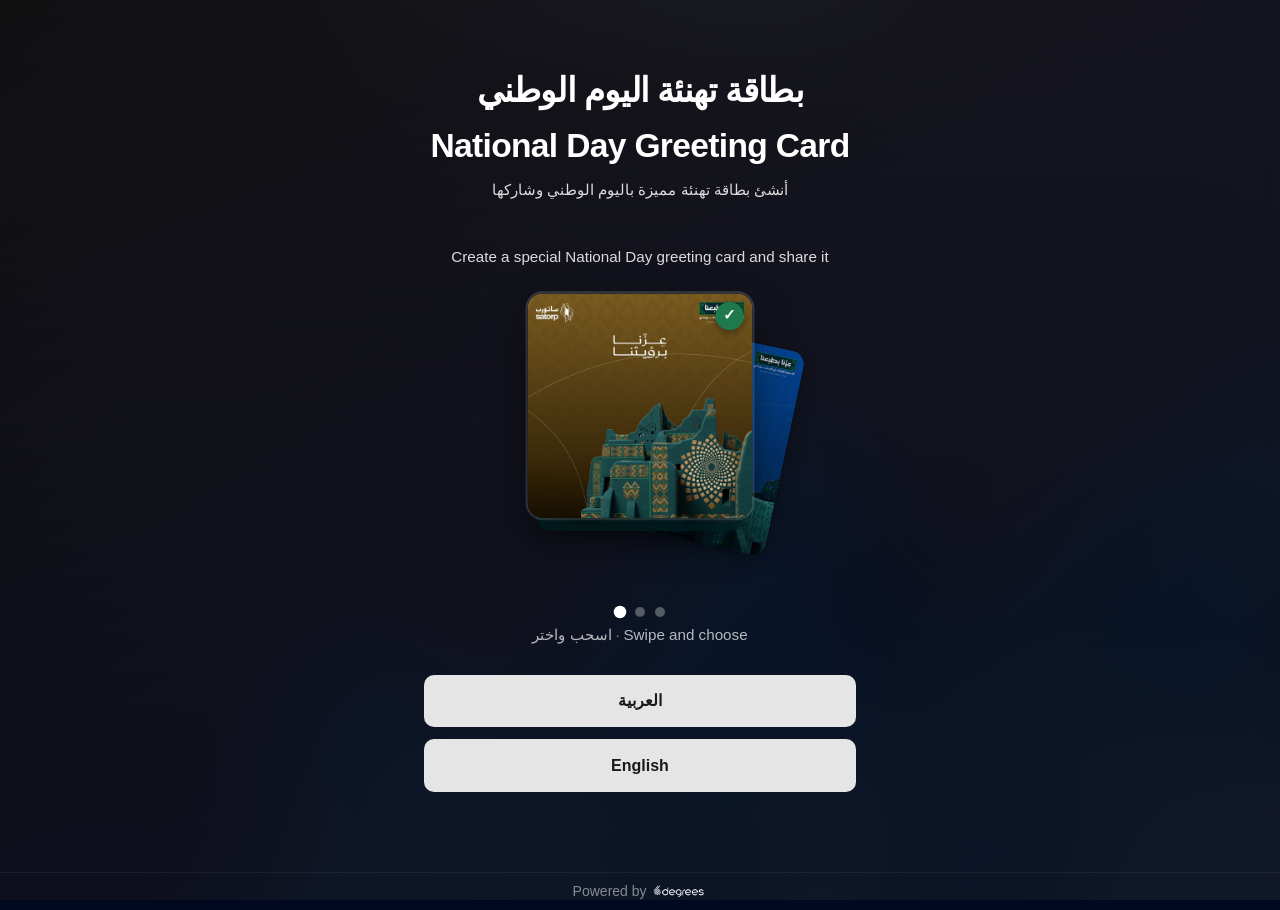
<file: index.html>
<!DOCTYPE html>
<html lang="en">
<head>
    <meta charset="utf-8" />
    <meta name="viewport" content="width=device-width, initial-scale=1" />
    <link rel="icon" href="assets/images/favicon.ico" type="image/x-icon" />
    <link href="https://cdn.jsdelivr.net/npm/bootstrap@5.1.3/dist/css/bootstrap.min.css" rel="stylesheet" integrity="sha384-1BmE4kWBq78iYhFldvKuhfTAU6auU8tT94WrHftjDbrCEXSU1oBoqyl2QvZ6jIW3" crossorigin="anonymous" />
    <link rel="stylesheet" href="assets/css/style.css" />

    <meta name="description" content="Create a special Saudi National Day greeting card and share it." />
    <meta property="og:type" content="website" />
    <meta property="og:title" content="National Day Greeting Card" />
    <meta property="og:description" content="Create a special Saudi National Day greeting card and share it." />
    <meta property="og:image" content="https://mo3aydah.github.io/SATORP-National-Day/assets/images/National-Day-1.jpg" />
    <meta property="og:url" content="https://mo3aydah.github.io/SATORP-National-Day/" />
    <meta name="twitter:card" content="summary_large_image" />

    <title>National Day Greeting Card | بطاقة تهنئة اليوم الوطني</title>
</head>
<body class="page-lang-select">
    <div class="lang-select-bg">
        <div class="lang-select-bg-mirror" id="langSelectBgMirror" aria-hidden="true"></div>
    </div>
    <div class="container page-lang-select-inner">
        <section class="lang-select-content" aria-label="Language selection">
            <h1 class="lang-select-title">
                <span class="lang-select-title-ar lang-ar" dir="rtl">بطاقة تهنئة اليوم الوطني</span>
                <span class="lang-select-title-en lang-en">National Day Greeting Card</span>
            </h1>
            <p class="lang-select-desc lang-select-desc-ar lang-ar" dir="rtl">أنشئ بطاقة تهنئة مميزة باليوم الوطني وشاركها</p>
            <p class="lang-select-desc lang-en">Create a special National Day greeting card and share it</p>
            <div class="card-deck" id="cardDeck" role="listbox" aria-label="Choose card design">
                <div class="card-deck-item selected" data-card="1" role="option" aria-selected="true" tabindex="0">
                    <img src="assets/images/National-Day-1.jpg?v=3" alt="National Day card design 1" />
                </div>
                <div class="card-deck-item" data-card="2" role="option" aria-selected="false" tabindex="0">
                    <img src="assets/images/National-Day-2.jpg?v=3" alt="National Day card design 2" />
                </div>
                <div class="card-deck-item" data-card="3" role="option" aria-selected="false" tabindex="0">
                    <img src="assets/images/National-Day-3.jpg?v=2" alt="National Day card design 3" />
                </div>
            </div>
            <div class="deck-dots" id="deckDots" aria-label="Card designs">
                <button type="button" aria-label="Design 1"></button>
                <button type="button" aria-label="Design 2"></button>
                <button type="button" aria-label="Design 3"></button>
            </div>
            <p class="deck-hint deck-hint-bilingual">
                <span class="lang-ar" dir="rtl">اسحب واختر</span>
                <span class="deck-hint-sep" aria-hidden="true"> · </span>
                <span class="lang-en">Swipe and choose</span>
            </p>
            <div class="lang-select-buttons">
                <a href="ar.html" id="langAr" class="btn lang-btn-primary" dir="rtl" aria-label="العربية">العربية</a>
                <a href="en.html" id="langEn" class="btn lang-btn-primary" aria-label="English">English</a>
            </div>
        </section>
    </div>

    <script src="assets/js/config.js"></script>
    <script src="assets/js/deck-select.js"></script>
    <footer class="text-center mt-5 py-2 fixed-bottom footer-lang-page">
        <p class="mb-0">Powered by
            <a href="https://6degrees.com.sa/en" target="_blank" rel="noopener" class="footer-link footer-logo-link">
                <img src="assets/images/6degrees-logo.png" alt="6 Degrees" class="footer-logo" />
            </a>
        </p>
    </footer>
</body>
</html>
</file>
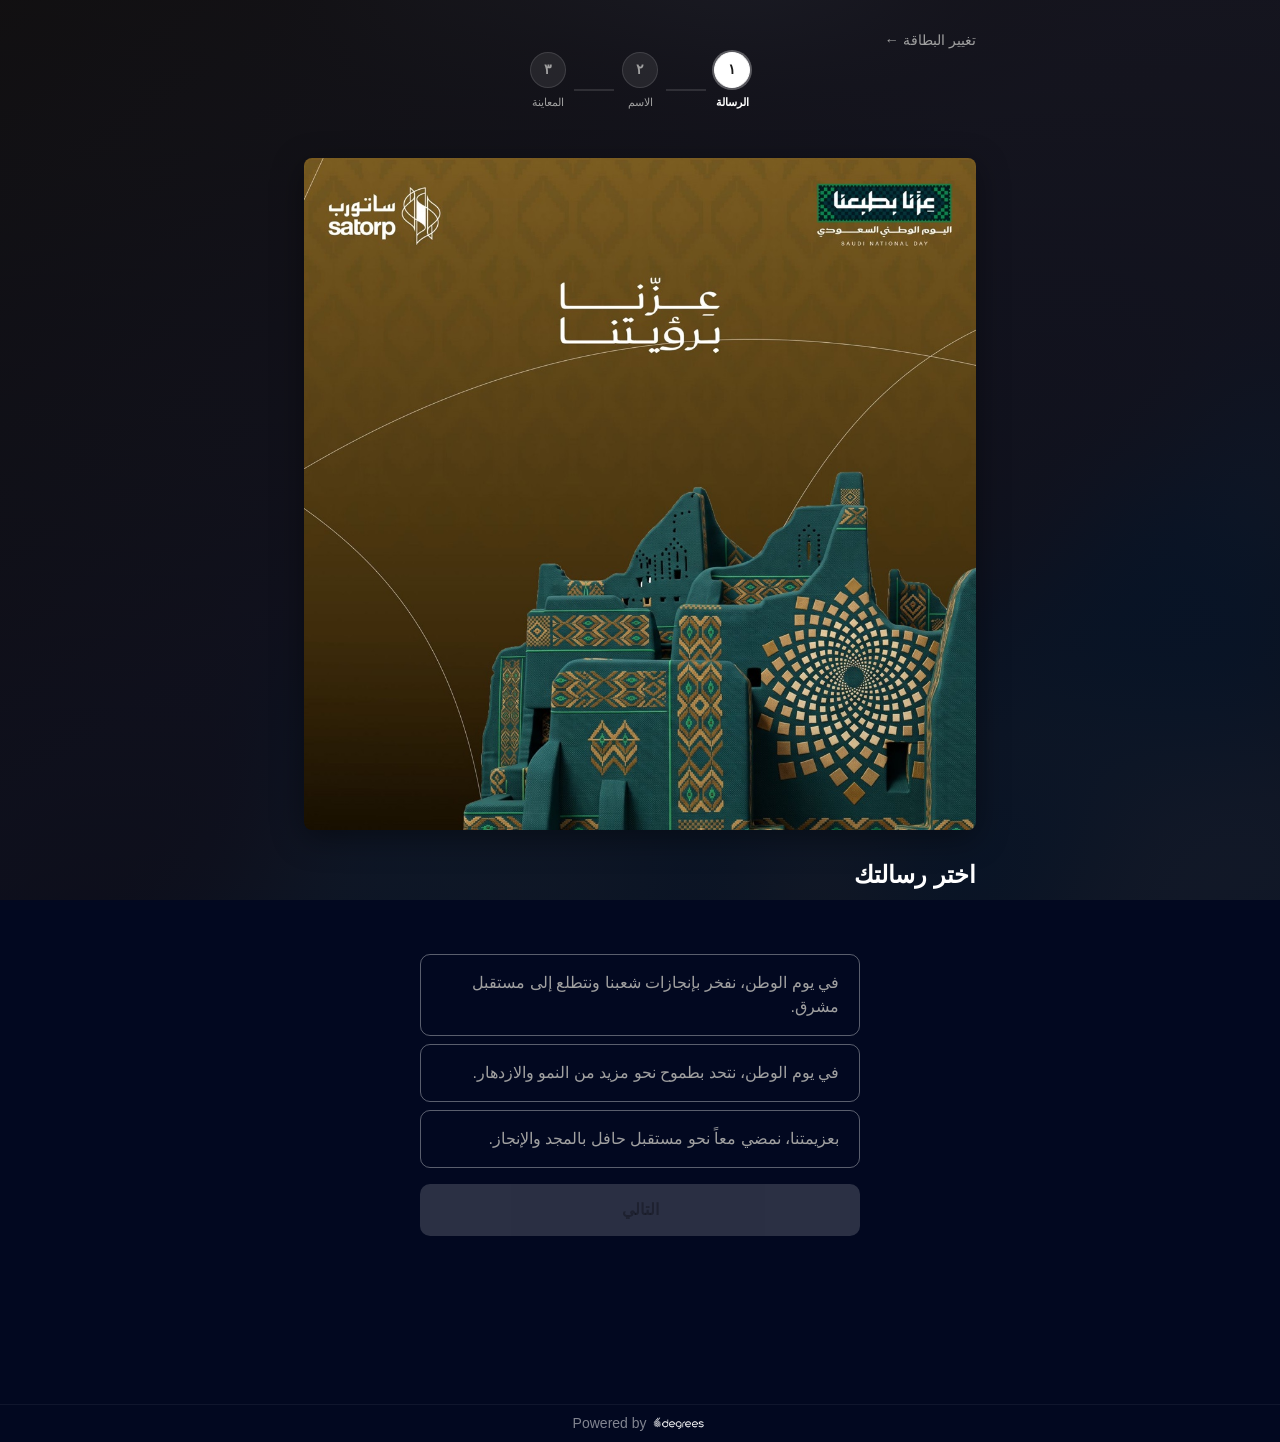
<file: ar.html>
<!DOCTYPE html>
<html lang="ar" dir="rtl">
<head>
    <meta charset="utf-8" />
    <meta name="viewport" content="width=device-width, initial-scale=1" />
    <link rel="icon" href="assets/images/favicon.ico" type="image/x-icon" />
    <link href="https://cdn.jsdelivr.net/npm/bootstrap@5.1.3/dist/css/bootstrap.min.css" rel="stylesheet" integrity="sha384-1BmE4kWBq78iYhFldvKuhfTAU6auU8tT94WrHftjDbrCEXSU1oBoqyl2QvZ6jIW3" crossorigin="anonymous" />
    <link rel="stylesheet" href="assets/css/style.css" />
    <link rel="preload" href="assets/fonts/Satorp-Medium.woff2" as="font" type="font/woff2" crossorigin="anonymous">
    <link rel="preload" href="assets/fonts/Satorp-Light.woff2" as="font" type="font/woff2" crossorigin="anonymous">

    <meta name="description" content="أنشئ بطاقة تهنئة مميزة باليوم الوطني السعودي وشاركها." />
    <meta property="og:type" content="website" />
    <meta property="og:title" content="بطاقة تهنئة اليوم الوطني" />
    <meta property="og:description" content="أنشئ بطاقة تهنئة مميزة باليوم الوطني السعودي وشاركها." />
    <meta property="og:image" content="https://mo3aydah.github.io/SATORP-National-Day/assets/images/National-Day-1.jpg" />
    <meta property="og:url" content="https://mo3aydah.github.io/SATORP-National-Day/ar.html" />
    <meta name="twitter:card" content="summary_large_image" />

    <title>بطاقة تهنئة اليوم الوطني</title>
</head>
<body>
    <div class="lang-select-bg" aria-hidden="true">
        <div class="lang-select-bg-mirror" id="langSelectBgMirror"></div>
    </div>
    <div class="container mt-3">
        <div class="link-lang-wrap"><a href="index.html?lang=ar" class="link-change-lang" aria-label="تغيير البطاقة أو اللغة">تغيير البطاقة &larr;</a></div>
        <!-- Step indicator -->
        <div class="step-indicator mb-2" dir="rtl" role="navigation" aria-label="خطوات إنشاء المعايدة">
            <div class="step-item" aria-label="الخطوة ١ من ٣: الرسالة">
                <span class="step-dot" data-step="1" aria-current="step">١</span>
                <span class="step-caption">الرسالة</span>
            </div>
            <span class="step-line" aria-hidden="true"></span>
            <div class="step-item" aria-label="الخطوة ٢ من ٣: الاسم">
                <span class="step-dot" data-step="2">٢</span>
                <span class="step-caption">الاسم</span>
            </div>
            <span class="step-line" aria-hidden="true"></span>
            <div class="step-item" aria-label="الخطوة ٣ من ٣: المعاينة">
                <span class="step-dot" data-step="3">٣</span>
                <span class="step-caption">المعاينة</span>
            </div>
        </div>
        <!-- Card preview (visible in all steps) -->
        <div class="card-preview-wrap mb-4" id="cardPreviewWrap">
            <div class="card-preview-loading" id="cardPreviewLoading" aria-live="polite">جاري تحميل المعايدة...</div>
            <div class="imageCover text-center">
                <canvas id="myCanvas" height="1080" width="1080" role="img" aria-label="بطاقة تهنئة اليوم الوطني"></canvas>
                <img id="finalCard" class="final-card-img" alt="بطاقة تهنئة اليوم الوطني" hidden />
            </div>
        </div>

        <!-- Step 1: Choose message -->
        <div id="step1" class="card-step step-visible" role="region" aria-label="الخطوة ١: اختر رسالتك">
            <h2 class="text-white mb-3">اختر رسالتك</h2>
            <div class="row justify-content-center">
                <div class="col-12 col-md-8 d-flex flex-column gap-2">
                    <div id="messageOptions" class="d-flex flex-column gap-2" dir="rtl"></div>
                    <button type="button" id="step1Next" class="btn btn-light btn-lg w-100 mt-2" disabled>التالي</button>
                </div>
            </div>
        </div>

        <!-- Step 2: Enter name -->
        <div id="step2" class="card-step" role="region" aria-label="الخطوة ٢: أدخل اسمك" hidden>
            <h2 class="text-white mb-3">أدخل اسمك</h2>
            <div class="row justify-content-center">
                <div class="col-12 col-md-8">
                    <input type="text" class="form-control form-control-lg" name="name" id="name" required maxlength="40" placeholder="أكتب اسمك هنا" dir="rtl" aria-describedby="nameError" />
                    <p class="name-helper mt-2 mb-0">سيظهر هذا الاسم على البطاقة.</p>
                    <p class="name-error mt-1 mb-0" id="nameError" role="alert" hidden>أدخل اسمك</p>
                </div>
                <div class="col-12 col-md-8 mt-4 d-flex flex-column gap-2">
                    <button type="button" id="step2Back" class="btn btn-outline-light w-100">السابق</button>
                    <button type="button" id="step2Next" class="btn btn-light btn-lg w-100" disabled>التالي</button>
                </div>
            </div>
        </div>

        <!-- Step 3: Preview and download -->
        <div id="step3" class="card-step" role="region" aria-label="الخطوة ٣: المعاينة والتحميل" hidden>
            <h2 class="text-white mb-3">تهنئتك باليوم الوطني جاهزة الآن</h2>
            <div class="row justify-content-center">
                <div class="col-12 col-md-8 d-flex flex-column gap-2">
                    <button type="button" id="downloadCard" class="btn btn-light btn-lg w-100">حمل المعايدة</button>
                    <button type="button" id="shareCard" class="btn btn-light btn-lg w-100" hidden>شارك البطاقة</button>
                    <button type="button" id="step3Back" class="btn btn-outline-light w-100">السابق</button>
                    <p id="downloadSuccess" class="download-success-badge mt-2 mb-0" role="status" aria-live="polite" hidden>تم تنزيل بطاقتك</p>
                    <p id="saveHint" class="name-helper text-center mb-0" hidden>يمكنك أيضًا الضغط مطولًا على البطاقة بالأعلى لحفظها أو مشاركتها.</p>
                    <a href="index.html?lang=ar" class="create-another">أنشئ بطاقة أخرى</a>
                </div>
            </div>
        </div>
    </div>

    <footer class="text-center mt-5 py-2 footer-lang-page" dir="ltr">
        <p class="mb-0">Powered by
            <a href="https://6degrees.com.sa/en" target="_blank" rel="noopener" class="footer-link footer-logo-link">
                <img src="assets/images/6degrees-logo.png" alt="6 Degrees" class="footer-logo" />
            </a>
        </p>
    </footer>

    <script src="assets/js/config.js"></script>
    <script src="assets/js/app.js"></script>
    <script>
      (function () {
        var mirror = document.getElementById("langSelectBgMirror");
        if (mirror) mirror.style.backgroundImage = "url(" + getCardImageUrl(getSelectedCardId()) + ")";
      })();
    </script>
</body>
</html>
</file>
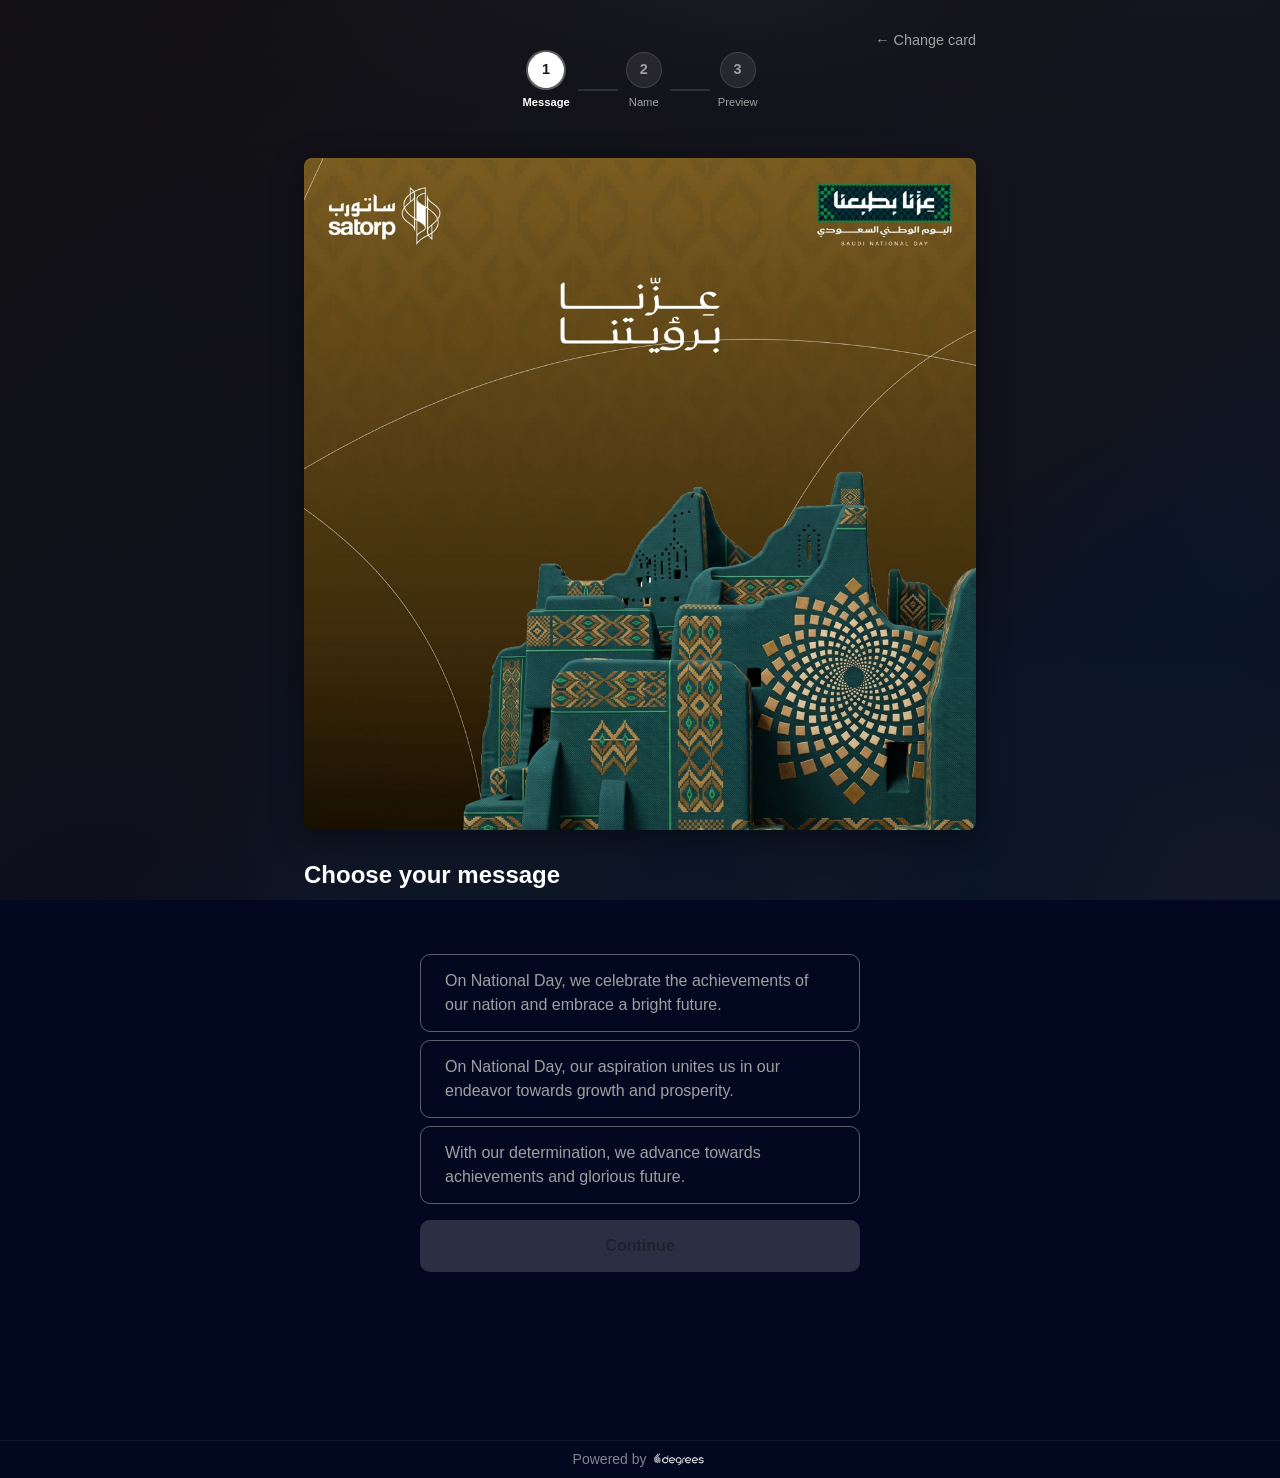
<file: en.html>
<!DOCTYPE html>
<html lang="en" dir="ltr">
<head>
    <meta charset="utf-8" />
    <meta name="viewport" content="width=device-width, initial-scale=1" />
    <link rel="icon" href="assets/images/favicon.ico" type="image/x-icon" />
    <link href="https://cdn.jsdelivr.net/npm/bootstrap@5.1.3/dist/css/bootstrap.min.css" rel="stylesheet" integrity="sha384-1BmE4kWBq78iYhFldvKuhfTAU6auU8tT94WrHftjDbrCEXSU1oBoqyl2QvZ6jIW3" crossorigin="anonymous" />
    <link rel="stylesheet" href="assets/css/style.css" />
    <link rel="preload" href="assets/fonts/Satorp-Medium.woff2" as="font" type="font/woff2" crossorigin="anonymous">
    <link rel="preload" href="assets/fonts/Satorp-Light.woff2" as="font" type="font/woff2" crossorigin="anonymous">

    <meta name="description" content="Create a special Saudi National Day greeting card and share it." />
    <meta property="og:type" content="website" />
    <meta property="og:title" content="National Day Greeting Card" />
    <meta property="og:description" content="Create a special Saudi National Day greeting card and share it." />
    <meta property="og:image" content="https://mo3aydah.github.io/SATORP-National-Day/assets/images/National-Day-1.jpg" />
    <meta property="og:url" content="https://mo3aydah.github.io/SATORP-National-Day/en.html" />
    <meta name="twitter:card" content="summary_large_image" />

    <title>National Day Greeting Card</title>
</head>
<body>
    <div class="lang-select-bg" aria-hidden="true">
        <div class="lang-select-bg-mirror" id="langSelectBgMirror"></div>
    </div>
    <div class="container mt-3">
        <div class="link-lang-wrap"><a href="index.html?lang=en" class="link-change-lang" aria-label="Change card or language">&larr; Change card</a></div>
        <!-- Step indicator -->
        <div class="step-indicator mb-2" dir="ltr" role="navigation" aria-label="Card creation steps">
            <div class="step-item" aria-label="Step 1 of 3: Message">
                <span class="step-dot" data-step="1" aria-current="step">1</span>
                <span class="step-caption">Message</span>
            </div>
            <span class="step-line" aria-hidden="true"></span>
            <div class="step-item" aria-label="Step 2 of 3: Name">
                <span class="step-dot" data-step="2">2</span>
                <span class="step-caption">Name</span>
            </div>
            <span class="step-line" aria-hidden="true"></span>
            <div class="step-item" aria-label="Step 3 of 3: Preview">
                <span class="step-dot" data-step="3">3</span>
                <span class="step-caption">Preview</span>
            </div>
        </div>
        <!-- Card preview (visible in all steps) -->
        <div class="card-preview-wrap mb-4" id="cardPreviewWrap">
            <div class="card-preview-loading" id="cardPreviewLoading" aria-live="polite">Loading your card...</div>
            <div class="imageCover text-center">
                <canvas id="myCanvas" height="1080" width="1080" role="img" aria-label="National Day greeting card"></canvas>
                <img id="finalCard" class="final-card-img" alt="National Day greeting card" hidden />
            </div>
        </div>

        <!-- Step 1: Choose message -->
        <div id="step1" class="card-step step-visible" role="region" aria-label="Step 1: Choose your message">
            <h2 class="text-white mb-3">Choose your message</h2>
            <div class="row justify-content-center">
                <div class="col-12 col-md-8 d-flex flex-column gap-2">
                    <div id="messageOptions" class="d-flex flex-column gap-2" dir="ltr"></div>
                    <button type="button" id="step1Next" class="btn btn-light btn-lg w-100 mt-2" disabled>Continue</button>
                </div>
            </div>
        </div>

        <!-- Step 2: Enter name -->
        <div id="step2" class="card-step" role="region" aria-label="Step 2: Enter your name" hidden>
            <h2 class="text-white mb-3">Enter your name</h2>
            <div class="row justify-content-center">
                <div class="col-12 col-md-8">
                    <input type="text" class="form-control form-control-lg" name="name" id="name" required maxlength="40" placeholder="Your name" dir="ltr" aria-describedby="nameError" />
                    <p class="name-helper mt-2 mb-0">This name will appear on the card.</p>
                    <p class="name-error mt-1 mb-0" id="nameError" role="alert" hidden>Please enter your name.</p>
                </div>
                <div class="col-12 col-md-8 mt-4 d-flex flex-column gap-2">
                    <button type="button" id="step2Back" class="btn btn-outline-light w-100">Back</button>
                    <button type="button" id="step2Next" class="btn btn-light btn-lg w-100" disabled>Continue</button>
                </div>
            </div>
        </div>

        <!-- Step 3: Preview and download -->
        <div id="step3" class="card-step" role="region" aria-label="Step 3: Preview and download" hidden>
            <h2 class="text-white mb-3">Your National Day greeting is ready now</h2>
            <div class="row justify-content-center">
                <div class="col-12 col-md-8 d-flex flex-column gap-2">
                    <button type="button" id="downloadCard" class="btn btn-light btn-lg w-100">Download Image</button>
                    <button type="button" id="shareCard" class="btn btn-light btn-lg w-100" hidden>Share Card</button>
                    <button type="button" id="step3Back" class="btn btn-outline-light w-100">Back</button>
                    <p id="downloadSuccess" class="download-success-badge mt-2 mb-0" role="status" aria-live="polite" hidden>Your card has been downloaded</p>
                    <p id="saveHint" class="name-helper text-center mb-0" hidden>You can also long-press the card above to save or share it.</p>
                    <a href="index.html?lang=en" class="create-another">Create another card</a>
                </div>
            </div>
        </div>
    </div>

    <footer class="text-center mt-5 py-2 footer-lang-page">
        <p class="mb-0">Powered by
            <a href="https://6degrees.com.sa/en" target="_blank" rel="noopener" class="footer-link footer-logo-link">
                <img src="assets/images/6degrees-logo.png" alt="6 Degrees" class="footer-logo" />
            </a>
        </p>
    </footer>

    <script src="assets/js/config.js"></script>
    <script src="assets/js/app.js"></script>
    <script>
      (function () {
        var mirror = document.getElementById("langSelectBgMirror");
        if (mirror) mirror.style.backgroundImage = "url(" + getCardImageUrl(getSelectedCardId()) + ")";
      })();
    </script>
</body>
</html>
</file>
<file: assets/css/style.css>
/* ===== Theme: dark navy blue reference + 6 Degrees form design ===== */
:root {
    /* Dark navy blue (reference: #020820) */
    --navy: #020820;
    --navy-dark: #010510;
    --navy-light: #060c20;
    --navy-muted: #0a1030;
    /* Global */
    --bg-primary: #020820;
    --bg-input: #1A2434;
    --bg-card: rgba(255, 255, 255, 0.03);
    --text-primary: #ffffff;
    --text-muted: #A0A0A0;
    --text-hint: #A0A0A0;
    --accent: #1E7A4C;
    --accent-light: rgba(30, 122, 76, 0.25);
    --border-subtle: rgba(255, 255, 255, 0.12);
    --btn-primary-bg: #ffffff;
    --btn-primary-text: #1a1a1a;
    --input-radius: 8px;
    --btn-radius: 10px;
    --section-gap: 24px;
}

@font-face {
    font-family: "Satorp";
    src: url("../fonts/Satorp-Light.woff2") format("woff2");
    font-weight: 300;
    font-style: normal;
}

@font-face {
    font-family: "Satorp";
    src: url("../fonts/Satorp-Medium.woff2") format("woff2");
    font-weight: 500;
    font-style: normal;
}

* {
    box-sizing: border-box;
}

html {
    min-height: 100%;
}

body {
    font-family: -apple-system, BlinkMacSystemFont, "Segoe UI", Roboto, "Helvetica Neue", Arial, sans-serif;
    background: var(--bg-primary);
    color: var(--text-primary);
    min-height: 100vh;
    margin: 0;
    -webkit-font-smoothing: antialiased;
}

/* ----- Layout (consistent 24px section spacing, relaxed padding) ----- */
.container {
    display: block;
    margin: 0 auto;
    max-width: 720px;
    padding: 2rem 1.5rem 6rem;
    opacity: 0;
    transform: translateY(10px);
    animation: entryFade 0.4s ease-out forwards;
}
@keyframes entryFade {
    to {
        opacity: 1;
        transform: translateY(0);
    }
}
/* 24px vertical spacing between main sections */
.container > p:first-of-type {
    margin-bottom: var(--section-gap);
}
.step-indicator {
    margin-bottom: var(--section-gap);
}
.card-preview-wrap {
    margin-top: var(--section-gap);
    margin-bottom: 0;
}
.card-step {
    margin-top: 0;
    margin-bottom: var(--section-gap);
}
.card-step:first-of-type {
    margin-top: 0;
}

/* ----- Typography (6D-style: clear hierarchy) ----- */
h1, .h1 {
    font-size: clamp(1.5rem, 4vw, 2rem);
    font-weight: 600;
    letter-spacing: -0.02em;
    color: var(--text-primary);
}

h2, .card-step h2 {
    font-size: clamp(1.25rem, 3vw, 1.5rem);
    font-weight: 600;
    color: var(--text-primary);
}

.text-muted, .subtitle,
body .text-white-50 {
    color: var(--text-muted);
    font-size: 0.95rem;
}

/* ----- Canvas / card preview ----- */
.link-lang-wrap {
    text-align: right;
}
.link-change-lang {
    color: var(--text-muted);
    font-size: 0.9rem;
    text-decoration: none;
}
.link-change-lang:hover {
    color: var(--text-primary);
}

.card-preview-wrap {
    margin-left: auto;
    margin-right: auto;
    position: relative;
    min-height: 280px;
    padding: var(--section-gap) 0 0 0;
}

.card-preview-loading {
    position: absolute;
    inset: 0;
    min-height: 280px;
    display: flex;
    align-items: center;
    justify-content: center;
    background: var(--bg-input);
    border-radius: 8px;
    color: var(--text-muted);
    font-size: 0.95rem;
}
.card-preview-loading[hidden] {
    display: none;
}

.imageCover {
    margin: 0 auto;
}

/* Card canvas: text is drawn in JS using Satorp via context.font */
#myCanvas {
    max-height: 80vh;
    max-height: min(800px, 80vh);
    border-radius: 8px;
    box-shadow: 0 8px 32px rgba(0, 0, 0, 0.4);
}

canvas {
    max-width: 100%;
    height: auto;
    object-fit: contain;
}

/* Step 3 shows the rendered card as an <img> (long-press to save in webviews) */
.final-card-img {
    max-width: 100%;
    height: auto;
    max-height: min(800px, 80vh);
    border-radius: 8px;
    box-shadow: 0 8px 32px rgba(0, 0, 0, 0.4);
}

/* Phones: keep the preview compact so the step controls share the screen */
@media (max-width: 767px) {
    #myCanvas,
    .final-card-img {
        max-height: min(48vh, 420px);
    }
    .card-preview-wrap {
        min-height: 200px;
    }
}

body:not(.page-lang-select) .container.mt-3 {
    margin-top: 0;
    padding-top: 0.75rem;
    position: relative;
    z-index: 1;
}

/* ----- Language selection page (dark navy blue reference) ----- */
body.page-lang-select {
    background: var(--navy);
    min-height: 100vh;
    display: flex;
    flex-direction: column;
}
.lang-select-bg {
    position: fixed;
    inset: 0;
    background: var(--navy);
    pointer-events: none;
    z-index: 0;
    overflow: hidden;
}
/* Blurred card mirror: image set by JS to match selected card (card 1 default) */
.lang-select-bg-mirror {
    position: absolute;
    inset: -20%;
    background-image: url("../images/National-Day-1.jpg");
    background-size: cover;
    background-position: center;
    background-repeat: no-repeat;
    filter: blur(50px);
    transform: scale(1.15);
    opacity: 0.9;
    pointer-events: none;
    transition: opacity 0.4s ease;
}
/* Dark overlay so text stays readable */
.lang-select-bg::after {
    content: "";
    position: absolute;
    inset: 0;
    background: linear-gradient(
        145deg,
        rgba(2, 5, 16, 0.82) 0%,
        rgba(2, 8, 32, 0.78) 45%,
        rgba(6, 12, 32, 0.85) 100%
    );
    pointer-events: none;
}
.page-lang-select-inner {
    position: relative;
    z-index: 1;
    flex: 1;
    display: flex;
    align-items: center;
    max-width: 480px;
    width: 100%;
    margin: 0 auto;
    padding: 3.5rem 1.5rem 2rem;
}
.lang-select-content {
    text-align: center;
    width: 100%;
    padding-top: 0.75rem;
}
/* Card deck: fanned stack (swipe and choose) */
.deck-hint {
    margin: 0.4rem 0 1.75rem !important;
    font-size: 0.95rem;
    color: rgba(255, 255, 255, 0.7);
    text-align: center;
}
.deck-hint-bilingual {
    display: flex;
    flex-wrap: wrap;
    align-items: center;
    justify-content: center;
    gap: 0.25em;
}
.deck-hint-sep {
    opacity: 0.7;
}
.card-deck {
    position: relative;
    width: 100%;
    max-width: 320px;
    margin-left: auto;
    margin-right: auto;
    margin-bottom: 0.25rem;
    min-height: 280px;
    cursor: grab;
    user-select: none;
}
.card-deck:active {
    cursor: grabbing;
}
.card-deck-item {
    position: absolute;
    top: 10px;
    left: 50%;
    width: 65%;
    max-width: 210px;
    border-radius: 14px;
    overflow: hidden;
    box-shadow: 0 6px 20px rgba(0, 0, 0, 0.3), 0 2px 6px rgba(0, 0, 0, 0.15);
    cursor: pointer;
    transform-origin: bottom center;
    transition: transform 0.4s ease, box-shadow 0.35s ease, opacity 0.3s ease;
}
.card-deck-item img {
    width: 100%;
    height: auto;
    display: block;
    vertical-align: middle;
    border-radius: 14px;
}
.card-deck-item[data-card="1"] {
    transform: translateX(-50%) rotate(-12deg) translateX(-22px);
}
.card-deck-item[data-card="2"] {
    transform: translateX(-50%);
}
.card-deck-item[data-card="3"] {
    transform: translateX(-50%) rotate(12deg) translateX(22px);
}
.card-deck-item.selected {
    z-index: 10 !important;
    transform: translateX(-50%) rotate(0) scale(1.08) translateY(-12px);
    box-shadow: 0 16px 40px rgba(0, 0, 0, 0.45), 0 0 0 2px rgba(255, 255, 255, 0.18);
    opacity: 1;
}
.card-deck-item:not(.selected) {
    opacity: 0.8;
}
.card-deck-item:not(.selected):hover {
    opacity: 1;
    box-shadow: 0 10px 28px rgba(0, 0, 0, 0.4);
}
.card-deck-item:focus {
    outline: none;
}
.card-deck-item:focus-visible {
    outline: 2px solid rgba(255, 255, 255, 0.8);
    outline-offset: 3px;
}
/* Checkmark badge so the selected design is unmistakable */
.card-deck-item.selected::after {
    content: "✓";
    position: absolute;
    top: 8px;
    inset-inline-end: 8px;
    width: 1.6rem;
    height: 1.6rem;
    display: flex;
    align-items: center;
    justify-content: center;
    background: var(--accent);
    color: #fff;
    border-radius: 50%;
    font-size: 0.85rem;
    font-weight: 700;
    box-shadow: 0 2px 8px rgba(0, 0, 0, 0.4);
}

.deck-dots {
    display: flex;
    justify-content: center;
    gap: 10px;
    margin: 0.9rem 0 0.2rem;
}
.deck-dots button {
    width: 10px;
    height: 10px;
    border-radius: 50%;
    border: none;
    padding: 0;
    background: rgba(255, 255, 255, 0.3);
    cursor: pointer;
    transition: background 0.2s ease, transform 0.2s ease;
}
.deck-dots button.active {
    background: #ffffff;
    transform: scale(1.25);
}
.deck-dots button:focus-visible {
    outline: 2px solid #fff;
    outline-offset: 2px;
}

.lang-select-title {
    display: flex;
    flex-direction: column;
    gap: 0.6rem;
    color: #ffffff;
    font-size: clamp(1.65rem, 4.5vw, 2.1rem);
    font-weight: 700;
    letter-spacing: -0.02em;
    line-height: 1.35;
    margin: 0 0 0.6rem;
}
.lang-select-title-en,
.lang-select-title-ar {
    display: block;
    color: inherit;
    font-size: inherit;
    font-weight: inherit;
}
.lang-select-desc {
    color: rgba(255, 255, 255, 0.85);
    font-size: 0.95rem;
    line-height: 1.55;
    margin: 0 0 2.75rem;
}
.lang-select-desc-ar {
    margin-bottom: 2.75rem;
}
.lang-select-buttons {
    display: flex;
    flex-direction: row;
    flex-wrap: wrap;
    justify-content: center;
    gap: 0.75rem;
}
.lang-btn-primary,
.lang-btn-secondary {
    display: block;
    width: 100%;
    min-height: 52px;
    padding: 0.9rem 1.5rem;
    font-size: 1rem;
    font-weight: 600;
    border-radius: 10px;
    text-align: center;
    text-decoration: none;
    transition: background 0.2s ease, border-color 0.2s ease, opacity 0.2s ease, transform 0.1s ease;
}
/* Both CTAs: same color (filled light gray) */
.lang-btn-primary,
.lang-btn-secondary {
    background: #e5e5e5;
    color: #1a1a1a;
    border: none;
}
.lang-btn-primary:hover,
.lang-btn-secondary:hover {
    background: #ebebeb;
    transform: translateY(-1px);
}
.lang-btn-primary:focus-visible,
.lang-btn-secondary:focus-visible {
    outline: 2px solid #1a1a1a;
    outline-offset: 2px;
}
.lang-btn-primary:active,
.lang-btn-secondary:active {
    transform: translateY(0);
}
.lang-btn-preferred {
    order: -1;
    background: #ffffff;
    box-shadow: 0 0 0 2px var(--accent);
}
.footer-lang-page {
    position: relative;
    z-index: 1;
    padding-top: 0.75rem;
    padding-bottom: 0.75rem;
    text-align: center;
}
.footer-lang-page a {
    font-weight: 500;
}
/* Same footer look on language-select and card pages */
footer.footer-lang-page {
    background: transparent;
    border-top: 1px solid rgba(255, 255, 255, 0.06);
    color: rgba(255, 255, 255, 0.5);
    opacity: 1;
}
footer.footer-lang-page a {
    color: rgba(255, 255, 255, 0.7);
}

/* ----- Footer (6D-style: minimal, link to 6degrees.com.sa) ----- */
/* Footer on card pages (ar/en): above blur background */
body:not(.page-lang-select) footer {
    position: relative;
    z-index: 1;
}

footer {
    color: var(--text-muted);
    font-size: 0.875rem;
    text-align: center;
    padding: 0.875rem 1rem;
    border-top: 1px solid rgba(255, 255, 255, 0.1);
    background: var(--bg-primary);
    opacity: 0.7;
}

footer a {
    color: #fff !important;
    font-weight: 600;
    text-decoration: none;
    transition: opacity 0.2s;
}

footer a:hover {
    opacity: 1;
    text-decoration: underline;
}
footer a.footer-logo-link {
    text-decoration: none;
    display: inline-flex;
    align-items: center;
    vertical-align: middle;
}
footer a.footer-logo-link:hover {
    text-decoration: none;
    opacity: 0.9;
}
.footer-logo {
    height: 1.25em;
    width: auto;
    vertical-align: middle;
    display: inline-block;
}
footer p.mb-0 {
    display: flex;
    align-items: center;
    justify-content: center;
    flex-wrap: wrap;
    gap: 0.35em;
}

/* ----- Three-step flow (generous vertical spacing + step transition) ----- */
.card-step {
    min-height: 200px;
    opacity: 0;
    transition: opacity 220ms ease;
}
.card-step.step-visible {
    opacity: 1;
}

.card-step h2 {
    margin-bottom: 1.25rem;
}
#step1 h2 {
    margin-bottom: 0;
}
#step1 > .row {
    margin-top: 0;
}

.card-step .d-flex.gap-2,
.card-step .mt-4 {
    margin-top: 1.5rem !important;
}

.step-indicator {
    display: flex;
    align-items: flex-start;
    justify-content: center;
    gap: 0.5rem;
}

.step-item {
    display: flex;
    flex-direction: column;
    align-items: center;
}

.step-caption {
    font-size: 0.7rem;
    color: var(--text-muted);
    margin-top: 0.35rem;
    font-weight: 500;
}
.step-item:has(.step-dot.active) .step-caption {
    color: var(--text-primary);
    font-weight: 600;
}

.step-dot {
    width: 2.25rem;
    height: 2.25rem;
    border-radius: 50%;
    background: rgba(255, 255, 255, 0.08);
    color: var(--text-muted);
    display: inline-flex;
    align-items: center;
    justify-content: center;
    font-weight: 600;
    font-size: 0.9rem;
    border: 1px solid var(--border-subtle);
    transition: background 0.2s, border-color 0.2s, color 0.2s;
}

/* Current step: white highlight */
.step-dot.active {
    background: #ffffff;
    border-color: #ffffff;
    color: #1a1a1a;
    box-shadow: 0 0 0 2px rgba(255, 255, 255, 0.3);
}

/* Completed steps: muted, and tappable to jump back */
.step-dot.completed {
    background: var(--accent-light);
    border-color: var(--accent);
    color: #fff;
    cursor: pointer;
}

.step-line {
    width: 2.5rem;
    height: 2px;
    background: var(--border-subtle);
    align-self: center;
    margin-top: calc(1.125rem - 1px);
    flex-shrink: 0;
}

/* Message selection: selectable cards (wizard-style) */
.message-option {
    position: relative;
    background: var(--bg-input);
    border: 1px solid rgba(255, 255, 255, 0.12);
    color: var(--text-primary);
    padding: 1rem 3rem 1rem 1.25rem;
    border-radius: var(--input-radius);
    font-weight: 500;
    font-size: 1rem;
    text-align: inherit;
    white-space: normal;
    word-wrap: break-word;
    overflow-wrap: break-word;
    transition: border-color 0.15s ease, background 0.15s ease, box-shadow 0.15s ease, color 0.15s ease;
    box-shadow: none;
}

.message-option:hover {
    background: #243044;
    border-color: rgba(255, 255, 255, 0.2);
    box-shadow: 0 0 0 1px rgba(255, 255, 255, 0.08), 0 4px 12px rgba(0, 0, 0, 0.2);
    color: var(--text-primary);
}

.message-option.active {
    background: var(--accent-light);
    border-color: var(--accent);
    color: #fff;
    box-shadow: 0 0 0 2px var(--accent), 0 4px 12px var(--accent-light);
}

/* Checkmark when selected */
.message-option.active::after {
    content: "✓";
    position: absolute;
    top: 50%;
    right: 1rem;
    transform: translateY(-50%);
    font-size: 0.8rem;
    font-weight: 700;
    color: var(--accent);
    background: #fff;
    width: 1.35rem;
    height: 1.35rem;
    border-radius: 50%;
    line-height: 1.35rem;
    text-align: center;
}
[dir="rtl"] .message-option {
    padding: 1rem 1.25rem 1rem 3rem;
}
[dir="rtl"] .message-option.active::after {
    right: auto;
    left: 1rem;
}

/* ----- Buttons: primary = brand blue filled, secondary = outline only ----- */
body .btn-light {
    background: var(--btn-primary-bg);
    border: none;
    color: var(--btn-primary-text);
    font-weight: 600;
    border-radius: var(--btn-radius);
    padding: 0.875rem 1.5rem;
    font-size: 1rem;
    transition: background 0.2s, opacity 0.2s, transform 0.1s;
}
body .btn-light:hover:not(:disabled) {
    background: #f0f0f0;
    color: var(--btn-primary-text);
    opacity: 1;
    transform: translateY(-1px);
}
body .btn-light:disabled {
    background: rgba(255, 255, 255, 0.25);
    color: rgba(26, 26, 26, 0.5);
    cursor: not-allowed;
    transform: none;
}

/* Download button loading state */
.download-spinner {
    display: inline-block;
    width: 1em;
    height: 1em;
    border: 2px solid rgba(0, 0, 0, 0.15);
    border-top-color: currentColor;
    border-radius: 50%;
    animation: download-spin 0.7s linear infinite;
    vertical-align: -0.2em;
    margin-inline-end: 0.5rem;
}
@keyframes download-spin {
    to { transform: rotate(360deg); }
}
body .btn-light .download-spinner {
    border-color: rgba(0, 0, 0, 0.15);
    border-top-color: currentColor;
}

/* Download success badge */
.download-success-badge {
    font-size: 0.875rem;
    color: #6bcb77;
    display: flex;
    align-items: center;
    justify-content: center;
    gap: 0.35rem;
    transition: opacity 0.3s ease;
}
.download-success-badge::before {
    content: "✓";
    font-weight: 700;
    font-size: 1rem;
}
.download-success-badge[hidden] {
    display: none !important;
}

/* Secondary: outline only (Back) */
body .btn-outline-light {
    background: transparent;
    color: var(--text-muted);
    border: 1px solid rgba(255, 255, 255, 0.35);
    border-radius: var(--btn-radius);
    padding: 0.875rem 1.5rem;
    font-size: 1rem;
    font-weight: 500;
}
body .btn-outline-light:hover {
    background: rgba(255, 255, 255, 0.06);
    border-color: rgba(255, 255, 255, 0.5);
    color: var(--text-primary);
}

/* Input overrides (reference: dark embedded field, no border) */
body .form-control {
    background: var(--bg-input);
    border: none;
    color: var(--text-primary);
    border-radius: var(--input-radius);
    padding: 0.875rem 1.25rem;
}
body .form-control::placeholder {
    color: var(--text-hint);
}
body .form-control:focus {
    background: var(--bg-input);
    border: none;
    color: var(--text-primary);
    box-shadow: 0 0 0 2px rgba(255, 255, 255, 0.15);
    outline: none;
}

/* ----- Keyboard focus (WCAG 2.4.7): visible focus, 3:1 contrast ----- */
body .btn-light:focus-visible {
    outline: 2px solid #2d2d2d;
    outline-offset: 2px;
}
body .btn-outline-light:focus-visible,
.message-option:focus-visible {
    outline: 2px solid #fff;
    outline-offset: 2px;
}
.link-change-lang:focus-visible {
    outline: 2px solid #fff;
    outline-offset: 2px;
    border-radius: 2px;
}
body .form-control:focus-visible {
    box-shadow: 0 0 0 2px #fff;
    outline: 2px solid transparent;
    outline-offset: 0;
}
/* Reduce motion for users who prefer it */
@media (prefers-reduced-motion: reduce) {
    .card-step,
    .message-option,
    body .btn-light,
    body .btn-outline-light {
        transition: none;
    }
}

/* Name entry (step 2): helper, error, live preview */
.name-helper {
    font-size: 0.85rem;
    color: var(--text-muted);
}

.name-error {
    font-size: 0.85rem;
    color: #e87474;
}

.create-another {
    display: block;
    text-align: center;
    margin-top: 0.75rem;
    color: rgba(255, 255, 255, 0.7);
    font-size: 0.95rem;
    text-decoration: underline;
    text-underline-offset: 3px;
}
.create-another:hover {
    color: #ffffff;
}
.create-another:focus-visible {
    outline: 2px solid #fff;
    outline-offset: 2px;
    border-radius: 2px;
}
</file>
